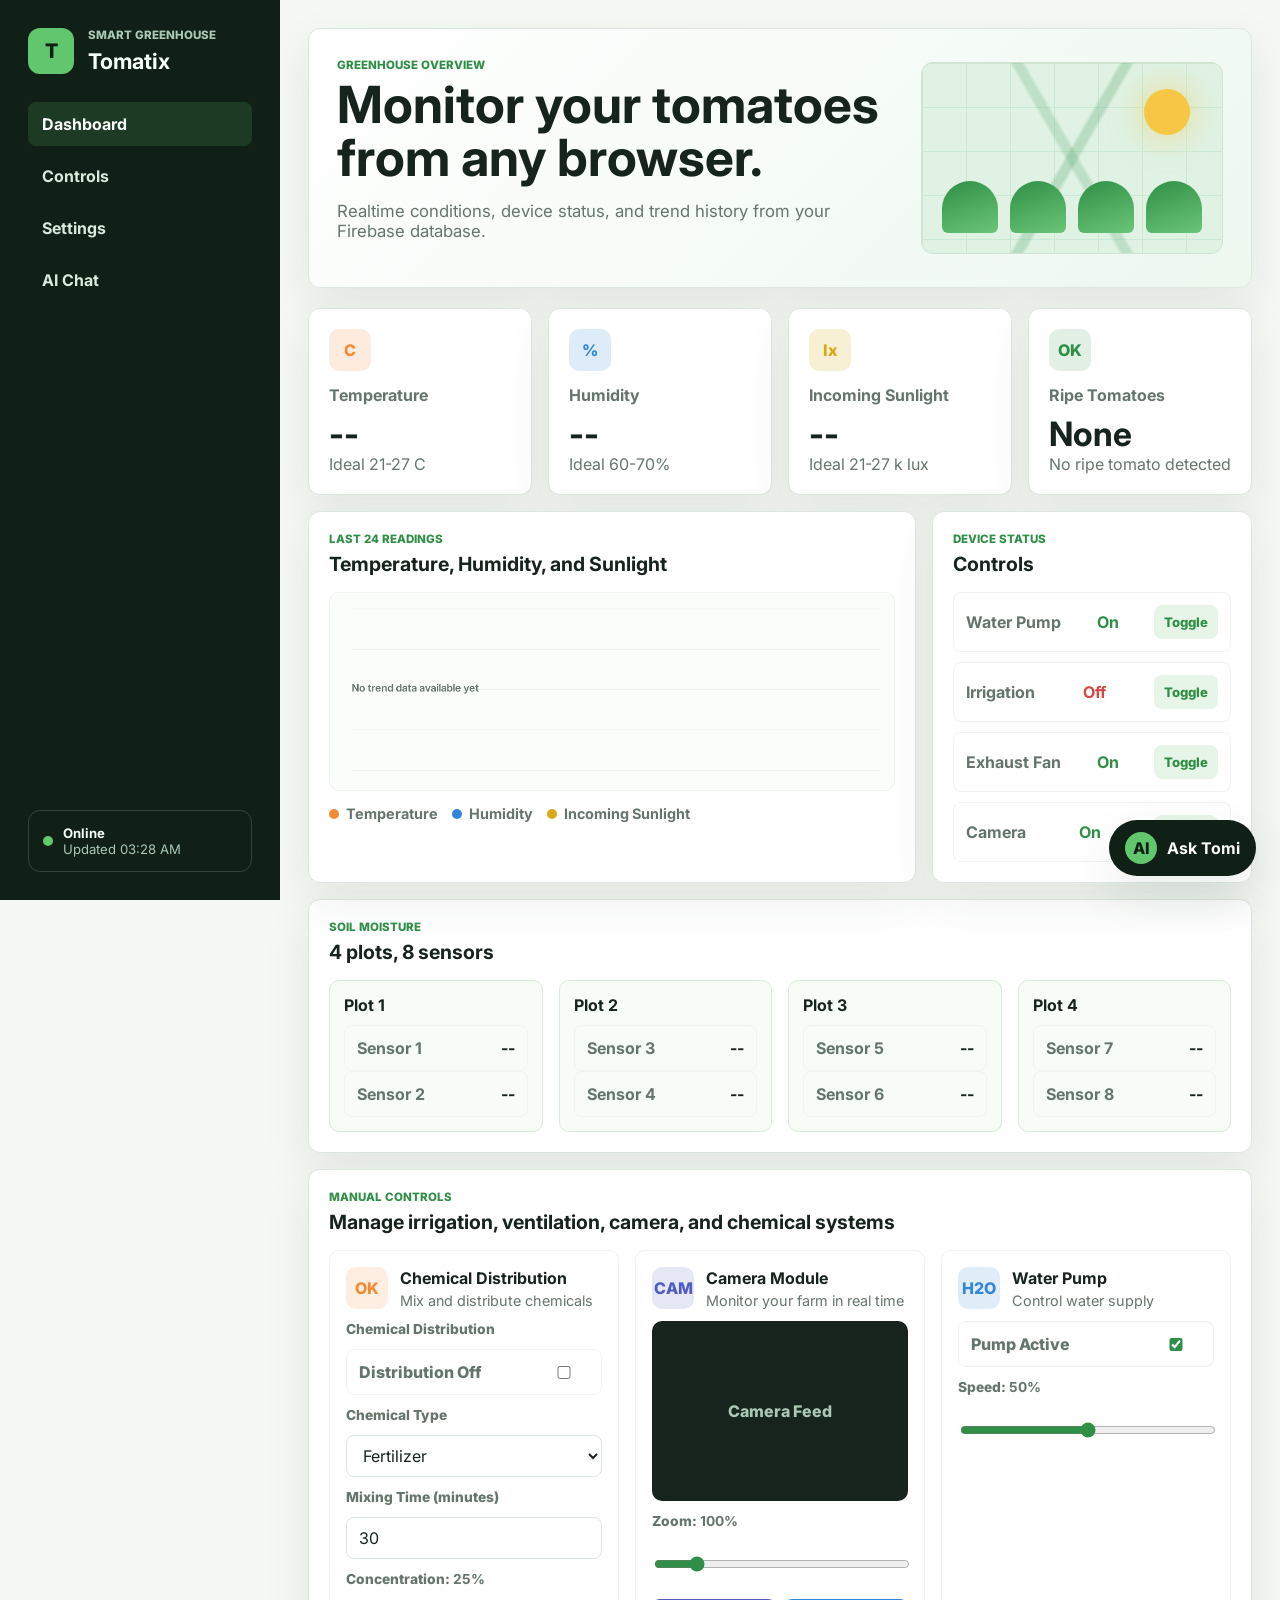
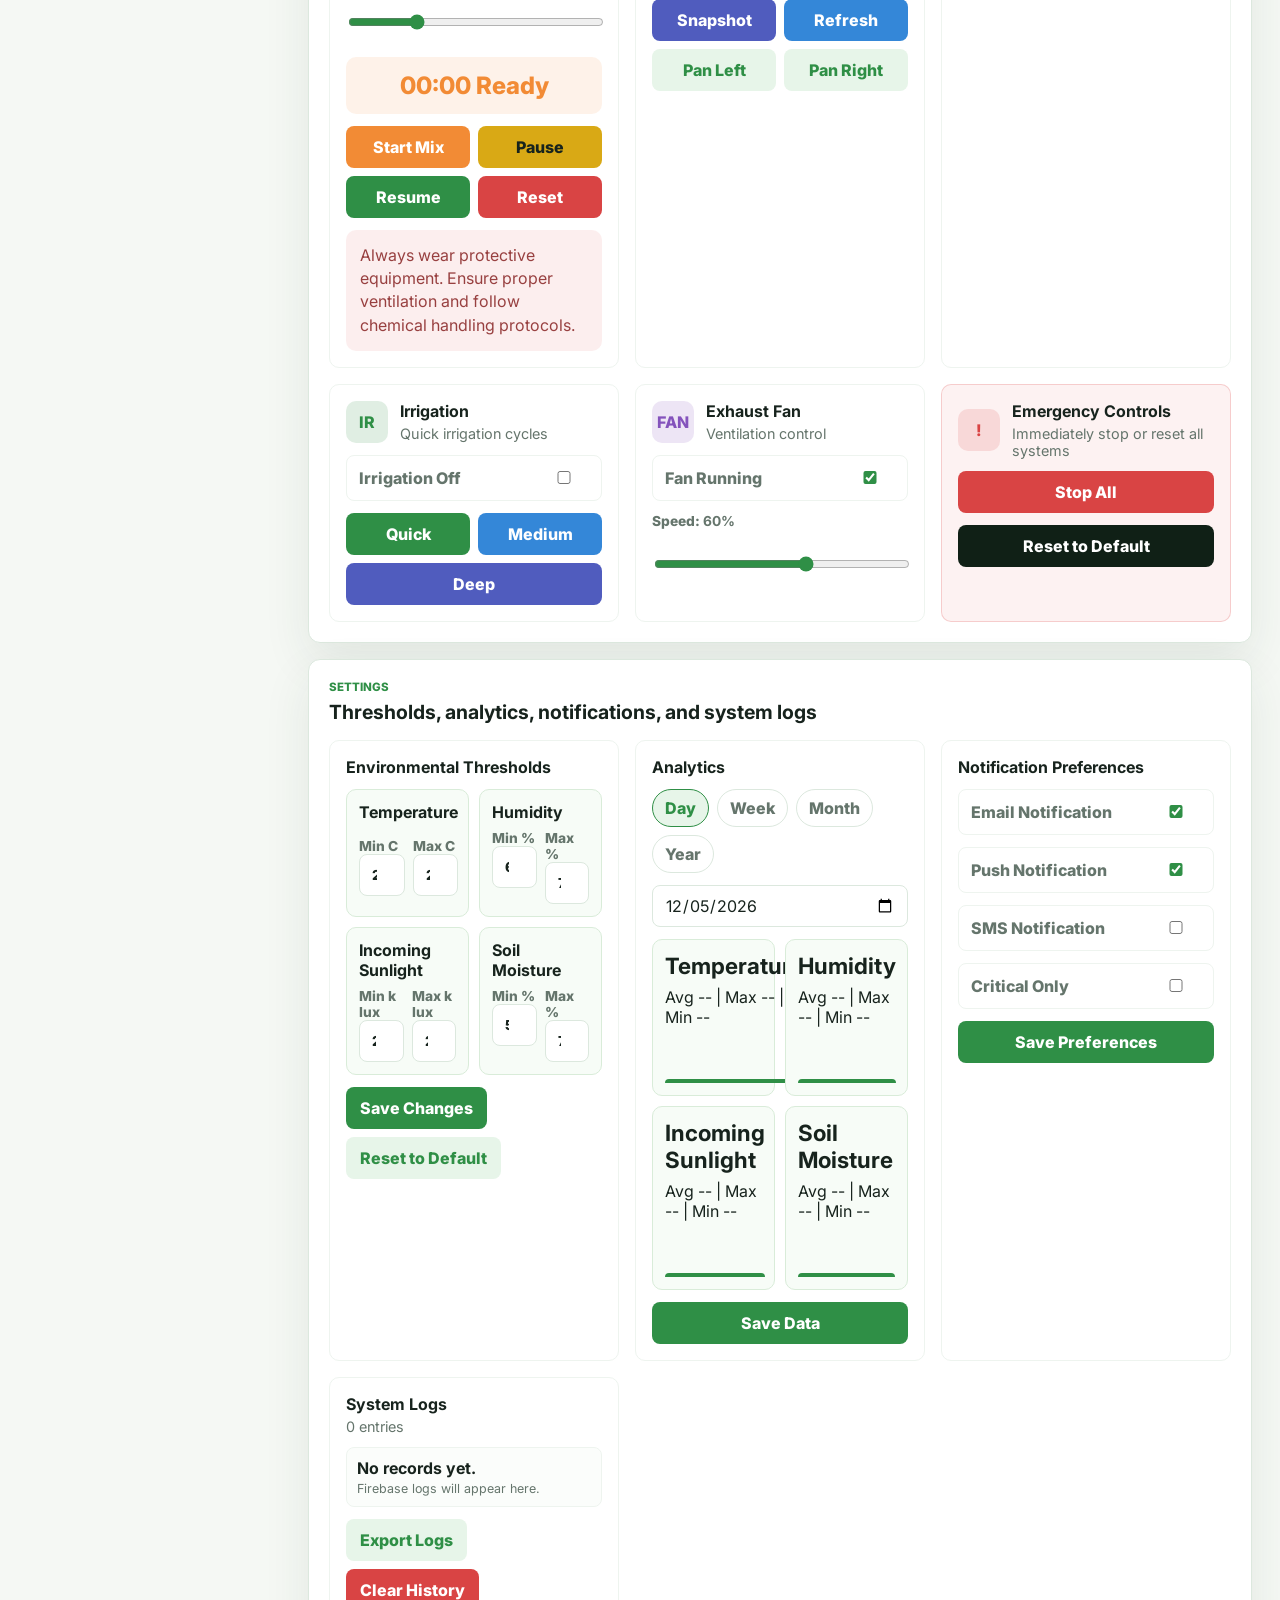
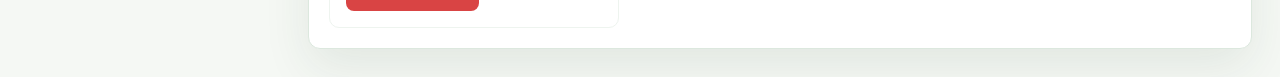
<file: index.html>
<!doctype html>
<html lang="en">
  <head>
    <meta charset="UTF-8" />
    <meta name="viewport" content="width=device-width, initial-scale=1.0" />
    <title>Tomatix Dashboard</title>
    <link rel="preconnect" href="https://fonts.googleapis.com" />
    <link rel="preconnect" href="https://fonts.gstatic.com" crossorigin />
    <link href="https://fonts.googleapis.com/css2?family=Inter:wght@400;500;600;700;800&display=swap" rel="stylesheet" />
    <link rel="stylesheet" href="/web/styles.css" />
  </head>
  <body>
    <div class="app-shell">
      <aside class="sidebar" aria-label="Tomatix navigation">
        <div class="brand">
          <div class="brand-mark">T</div>
          <div>
            <p class="eyebrow">Smart Greenhouse</p>
            <h1>Tomatix</h1>
          </div>
        </div>

        <nav class="nav-list" aria-label="Main">
          <a class="nav-item active" href="#dashboard">Dashboard</a>
          <a class="nav-item" href="#controls">Controls</a>
          <a class="nav-item" href="#settings">Settings</a>
          <a class="nav-item" href="#assistant">AI Chat</a>
        </nav>

        <div class="sidebar-status">
          <span class="status-dot" id="connectionDot"></span>
          <div>
            <strong id="connectionLabel">Connecting</strong>
            <span id="lastUpdated">Waiting for Firebase</span>
          </div>
        </div>
      </aside>

      <main class="main" id="dashboard">
        <section class="hero-panel">
          <div>
            <p class="eyebrow">Greenhouse Overview</p>
            <h2>Monitor your tomatoes from any browser.</h2>
            <p class="hero-copy">Realtime conditions, device status, and trend history from your Firebase database.</p>
          </div>
          <div class="hero-visual" aria-hidden="true">
            <div class="greenhouse-frame">
              <div class="sun"></div>
              <div class="plant-row">
                <span></span><span></span><span></span><span></span>
              </div>
            </div>
          </div>
        </section>

        <section class="metric-grid" id="sensors" aria-label="Sensor readings">
          <article class="metric-card temperature">
            <div class="metric-icon">C</div>
            <p>Temperature</p>
            <strong id="temperatureValue">--</strong>
            <span>Ideal 21-27 C</span>
          </article>
          <article class="metric-card humidity">
            <div class="metric-icon">%</div>
            <p>Humidity</p>
            <strong id="humidityValue">--</strong>
            <span>Ideal 60-70%</span>
          </article>
          <article class="metric-card sunlight">
            <div class="metric-icon">lx</div>
            <p>Incoming Sunlight</p>
            <strong id="lightValue">--</strong>
            <span>Ideal 21-27 k lux</span>
          </article>
          <article class="metric-card tomatoes">
            <div class="metric-icon">OK</div>
            <p>Ripe Tomatoes</p>
            <strong id="tomatoValue">--</strong>
            <span id="tomatoHint">Detection status</span>
          </article>
        </section>

        <section class="dashboard-grid">
          <article class="panel trend-panel">
            <div class="panel-heading">
              <div>
                <p class="eyebrow">Last 24 Readings</p>
                <h3>Temperature, Humidity, and Sunlight</h3>
              </div>
            </div>
            <canvas id="trendCanvas" width="1200" height="420" aria-label="Combined trend chart"></canvas>
            <div class="legend">
              <span><i class="legend-dot temp"></i>Temperature</span>
              <span><i class="legend-dot humid"></i>Humidity</span>
              <span><i class="legend-dot light"></i>Incoming Sunlight</span>
            </div>
          </article>

          <article class="panel devices-panel" id="devices">
            <div class="panel-heading">
              <div>
                <p class="eyebrow">Device Status</p>
                <h3>Controls</h3>
              </div>
            </div>
            <div class="device-list">
              <div class="device-row"><span>Water Pump</span><strong id="pumpStatus">--</strong><button type="button" data-quick-toggle="pumpStatus">Toggle</button></div>
              <div class="device-row"><span>Irrigation</span><strong id="irrigationStatus">--</strong><button type="button" data-quick-toggle="irrigationStatus">Toggle</button></div>
              <div class="device-row"><span>Exhaust Fan</span><strong id="fanStatus">--</strong><button type="button" data-quick-toggle="fanStatus">Toggle</button></div>
              <div class="device-row"><span>Camera</span><strong id="cameraStatus">--</strong><button type="button" data-quick-toggle="cameraStatus">Toggle</button></div>
            </div>
          </article>
        </section>

        <section class="panel" id="plots">
          <div class="panel-heading">
            <div>
              <p class="eyebrow">Soil Moisture</p>
              <h3>4 plots, 8 sensors</h3>
            </div>
          </div>
          <div class="plot-grid" id="plotGrid"></div>
        </section>

        <section class="panel section-panel" id="controls">
          <div class="panel-heading">
            <div>
              <p class="eyebrow">Manual Controls</p>
              <h3>Manage irrigation, ventilation, camera, and chemical systems</h3>
            </div>
          </div>

          <div class="control-grid">
            <article class="control-card chemical-card">
              <div class="control-card-heading">
                <span class="control-icon orange">OK</span>
                <div>
                  <h4>Chemical Distribution</h4>
                  <p>Mix and distribute chemicals</p>
                </div>
              </div>
              <label class="field-label" for="chemicalDistributionToggle">Chemical Distribution</label>
              <label class="switch-row">
                <span id="chemicalDistributionText">Distribution Off</span>
                <input id="chemicalDistributionToggle" type="checkbox" data-device-toggle="chemicalDistributionStatus" />
              </label>
              <label class="field-label" for="chemicalType">Chemical Type</label>
              <select id="chemicalType">
                <option>Fertilizer</option>
                <option>Pesticide</option>
                <option>Herbicide</option>
                <option>Fungicide</option>
              </select>
              <label class="field-label" for="mixingTime">Mixing Time (minutes)</label>
              <input id="mixingTime" type="number" min="1" value="30" />
              <label class="field-label" for="concentration">Concentration: <strong id="concentrationValue">25%</strong></label>
              <input id="concentration" type="range" min="0" max="100" value="25" />
              <div class="timer-card" id="mixingTimer">00:00 Ready</div>
              <div class="button-grid">
                <button class="action-button orange" type="button" data-mix-action="start">Start Mix</button>
                <button class="action-button yellow" type="button" data-mix-action="pause">Pause</button>
                <button class="action-button green" type="button" data-mix-action="resume">Resume</button>
                <button class="action-button red" type="button" data-mix-action="reset">Reset</button>
              </div>
              <div class="safety-note">Always wear protective equipment. Ensure proper ventilation and follow chemical handling protocols.</div>
            </article>

            <article class="control-card">
              <div class="control-card-heading">
                <span class="control-icon indigo">CAM</span>
                <div>
                  <h4>Camera Module</h4>
                  <p>Monitor your farm in real time</p>
                </div>
              </div>
              <div class="camera-feed">Camera Feed</div>
              <label class="field-label" for="cameraZoom">Zoom: <strong id="cameraZoomValue">100%</strong></label>
              <input id="cameraZoom" type="range" min="50" max="400" value="100" />
              <div class="button-grid">
                <button class="action-button indigo" type="button" data-log-action="Camera snapshot requested">Snapshot</button>
                <button class="action-button blue" type="button" data-log-action="Camera feed refreshed">Refresh</button>
                <button class="action-button soft" type="button" data-log-action="Camera moved left">Pan Left</button>
                <button class="action-button soft" type="button" data-log-action="Camera moved right">Pan Right</button>
              </div>
            </article>

            <article class="control-card">
              <div class="control-card-heading">
                <span class="control-icon blue">H2O</span>
                <div>
                  <h4>Water Pump</h4>
                  <p>Control water supply</p>
                </div>
              </div>
              <label class="switch-row">
                <span id="pumpControlText">Pump Off</span>
                <input id="pumpControl" type="checkbox" data-device-toggle="pumpStatus" />
              </label>
              <label class="field-label" for="pumpSpeed">Speed: <strong id="pumpSpeedValue">50%</strong></label>
              <input id="pumpSpeed" type="range" min="0" max="100" value="50" />
            </article>

            <article class="control-card">
              <div class="control-card-heading">
                <span class="control-icon green">IR</span>
                <div>
                  <h4>Irrigation</h4>
                  <p>Quick irrigation cycles</p>
                </div>
              </div>
              <label class="switch-row">
                <span id="irrigationControlText">Irrigation Off</span>
                <input id="irrigationControl" type="checkbox" data-device-toggle="irrigationStatus" />
              </label>
              <div class="button-grid">
                <button class="action-button green" type="button" data-cycle="quick">Quick</button>
                <button class="action-button blue" type="button" data-cycle="medium">Medium</button>
                <button class="action-button indigo" type="button" data-cycle="deep">Deep</button>
              </div>
            </article>

            <article class="control-card">
              <div class="control-card-heading">
                <span class="control-icon purple">FAN</span>
                <div>
                  <h4>Exhaust Fan</h4>
                  <p>Ventilation control</p>
                </div>
              </div>
              <label class="switch-row">
                <span id="fanControlText">Fan Off</span>
                <input id="fanControl" type="checkbox" data-device-toggle="fanStatus" />
              </label>
              <label class="field-label" for="fanSpeed">Speed: <strong id="fanSpeedValue">60%</strong></label>
              <input id="fanSpeed" type="range" min="0" max="100" value="60" />
            </article>

            <article class="control-card emergency-card">
              <div class="control-card-heading">
                <span class="control-icon red">!</span>
                <div>
                  <h4>Emergency Controls</h4>
                  <p>Immediately stop or reset all systems</p>
                </div>
              </div>
              <button class="action-button red full" type="button" id="stopAll">Stop All</button>
              <button class="action-button dark full" type="button" id="resetControls">Reset to Default</button>
            </article>
          </div>
        </section>

        <section class="panel section-panel" id="settings">
          <div class="panel-heading">
            <div>
              <p class="eyebrow">Settings</p>
              <h3>Thresholds, analytics, notifications, and system logs</h3>
            </div>
          </div>

          <div class="settings-grid">
            <article class="settings-card">
              <h4>Environmental Thresholds</h4>
              <div class="threshold-grid" id="thresholdGrid"></div>
              <div class="button-row">
                <button class="action-button green" type="button" id="saveThresholds">Save Changes</button>
                <button class="action-button soft" type="button" id="resetThresholds">Reset to Default</button>
              </div>
            </article>

            <article class="settings-card">
              <h4>Analytics</h4>
              <div class="range-tabs" id="analyticsRanges">
                <button class="active" type="button" data-range="day">Day</button>
                <button type="button" data-range="week">Week</button>
                <button type="button" data-range="month">Month</button>
                <button type="button" data-range="year">Year</button>
              </div>
              <input id="analyticsDate" type="date" />
              <div class="analytics-grid" id="analyticsGrid"></div>
              <button class="action-button green full" type="button" id="saveData">Save Data</button>
            </article>

            <article class="settings-card">
              <h4>Notification Preferences</h4>
              <label class="switch-row"><span>Email Notification</span><input type="checkbox" id="notifyEmail" /></label>
              <label class="switch-row"><span>Push Notification</span><input type="checkbox" id="notifyPush" /></label>
              <label class="switch-row"><span>SMS Notification</span><input type="checkbox" id="notifySms" /></label>
              <label class="switch-row"><span>Critical Only</span><input type="checkbox" id="notifyCritical" /></label>
              <button class="action-button green full" type="button" id="saveNotifications">Save Preferences</button>
            </article>

            <article class="settings-card logs-card">
              <div class="panel-heading compact">
                <div>
                  <h4>System Logs</h4>
                  <p id="logCount">0 entries</p>
                </div>
              </div>
              <div class="logs-list" id="logsList"></div>
              <div class="button-row">
                <button class="action-button soft" type="button" id="exportLogs">Export Logs</button>
                <button class="action-button red" type="button" id="clearLogs">Clear History</button>
              </div>
            </article>
          </div>
        </section>
      </main>

      <section class="chat-shell" id="assistant" aria-label="Tomi AI assistant">
        <button class="chat-toggle" id="chatToggle" type="button" aria-expanded="false">
          <span>AI</span>
          <strong>Ask Tomi</strong>
        </button>
        <div class="chat-panel" id="chatPanel" aria-live="polite">
          <div class="chat-header">
            <div>
              <p class="eyebrow">AI Assistant</p>
              <h3>Tomi</h3>
            </div>
            <button class="chat-close" id="chatClose" type="button" aria-label="Close chat">x</button>
          </div>
          <div class="chat-messages" id="chatMessages">
            <div class="chat-message bot">
              Ask me about your greenhouse conditions, tomato readiness, soil moisture, or what to check next.
            </div>
          </div>
          <form class="chat-form" id="chatForm">
            <input id="chatInput" type="text" autocomplete="off" placeholder="Ask about your tomatoes..." />
            <button type="submit">Send</button>
          </form>
        </div>
      </section>
    </div>

    <script src="/web/app.js"></script>
  </body>
</html>
</file>
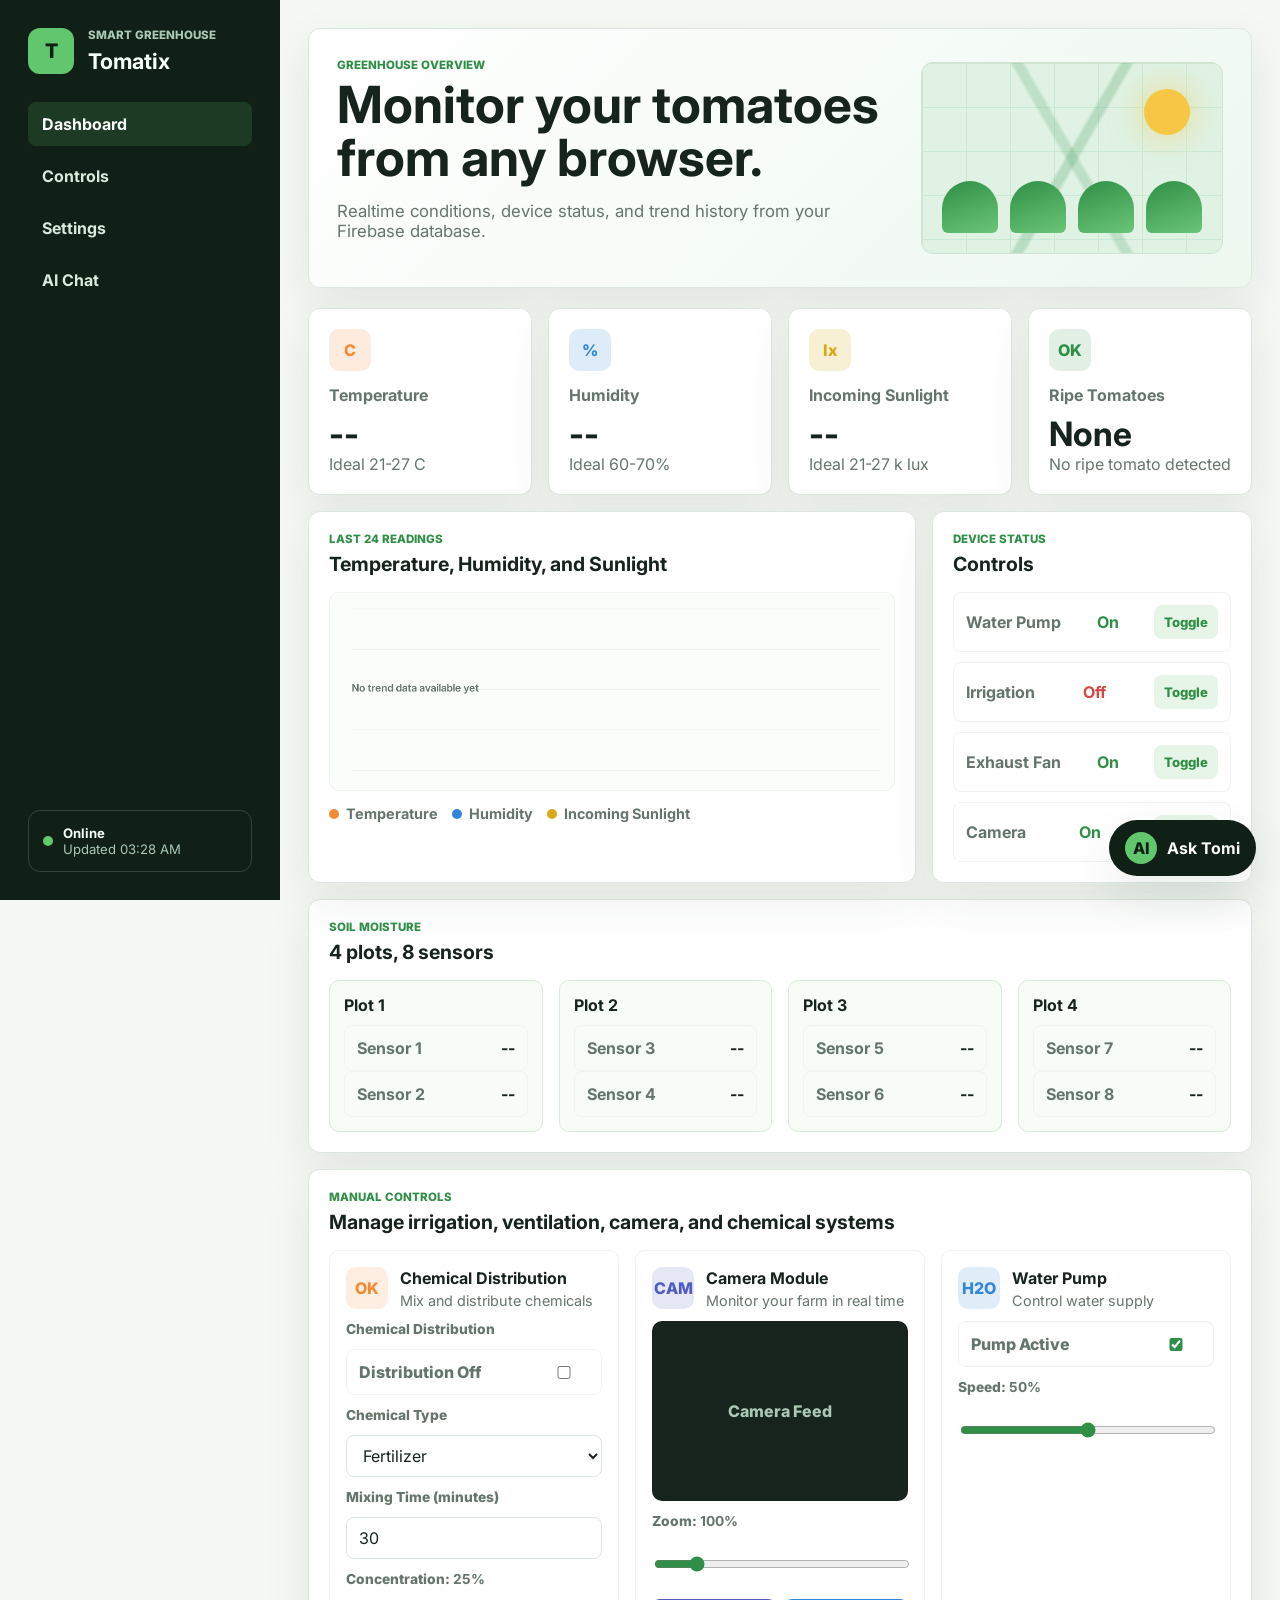
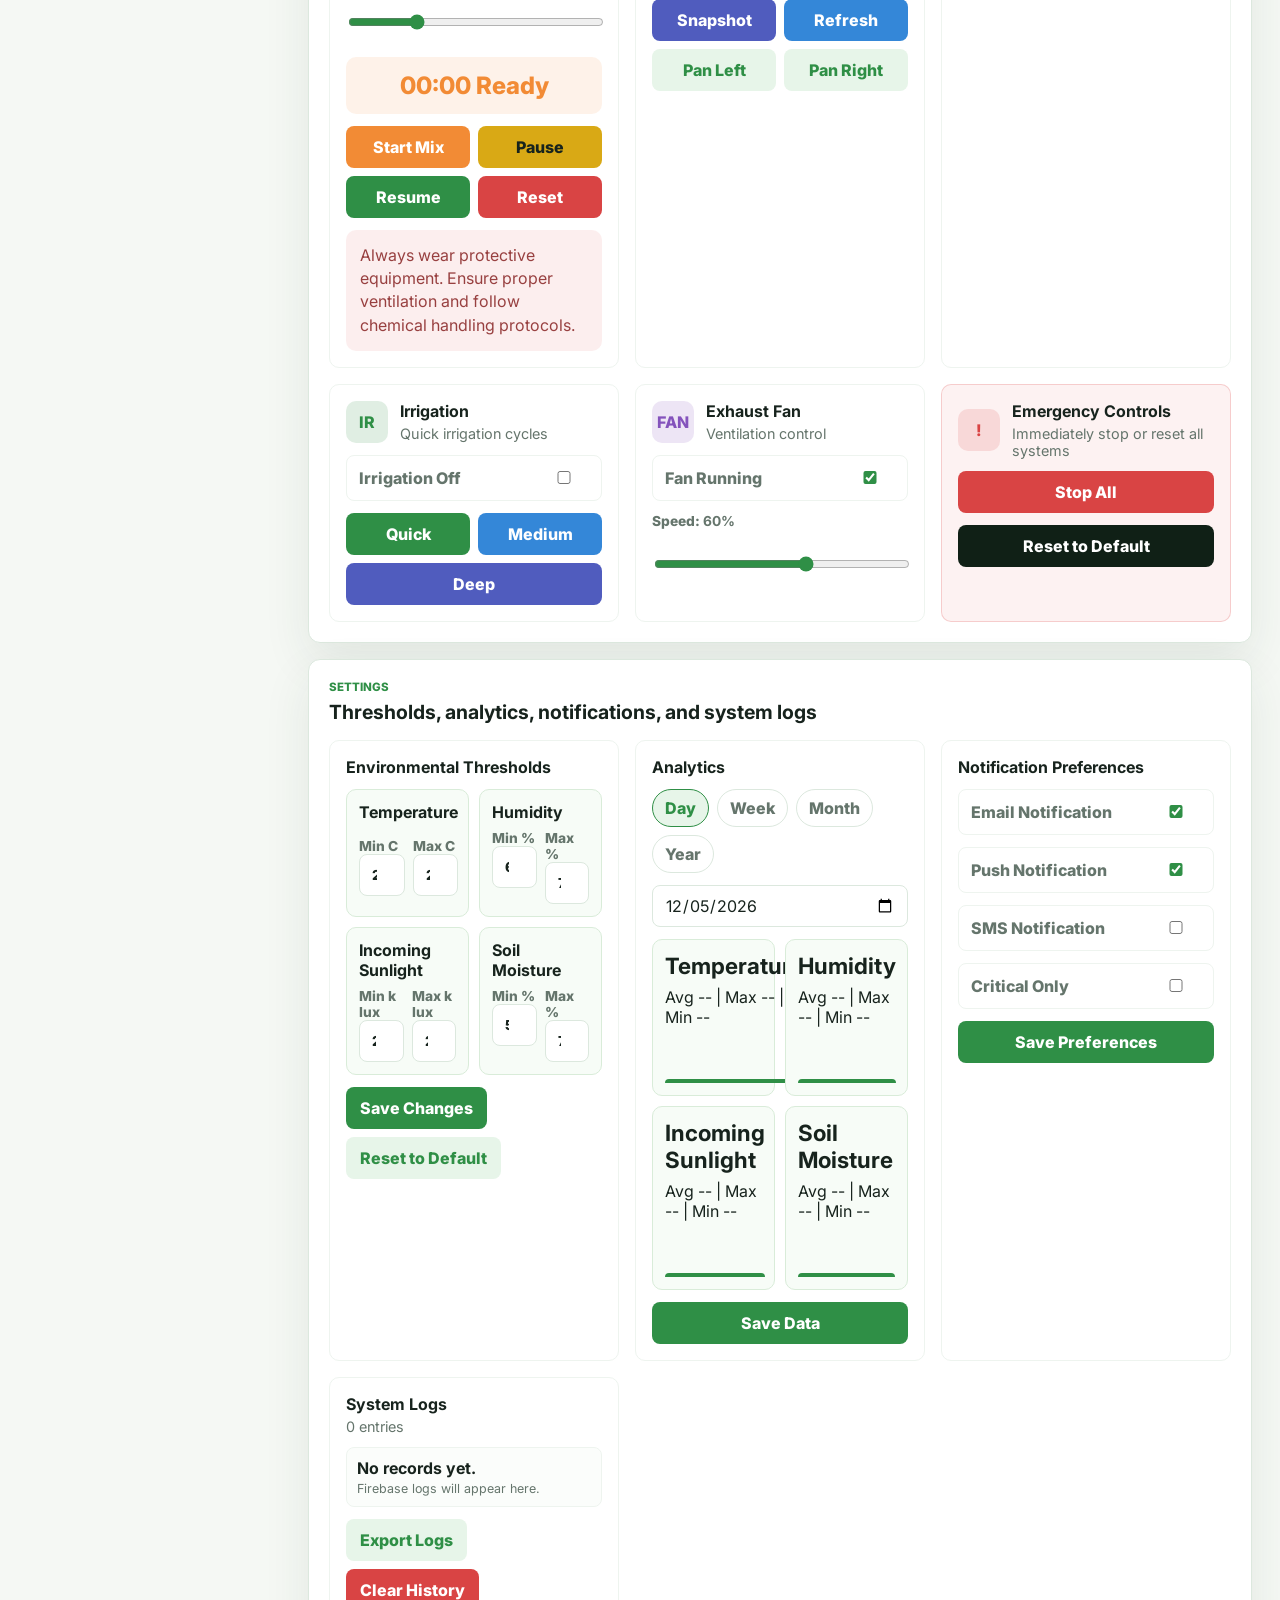
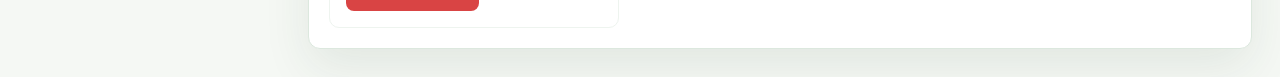
<file: web/index.html>
<!doctype html>
<html lang="en">
  <head>
    <meta charset="UTF-8" />
    <meta name="viewport" content="width=device-width, initial-scale=1.0" />
    <title>Tomatix Dashboard</title>
    <link rel="preconnect" href="https://fonts.googleapis.com" />
    <link rel="preconnect" href="https://fonts.gstatic.com" crossorigin />
    <link href="https://fonts.googleapis.com/css2?family=Inter:wght@400;500;600;700;800&display=swap" rel="stylesheet" />
    <link rel="stylesheet" href="./styles.css" />
  </head>
  <body>
    <div class="app-shell">
      <aside class="sidebar" aria-label="Tomatix navigation">
        <div class="brand">
          <div class="brand-mark">T</div>
          <div>
            <p class="eyebrow">Smart Greenhouse</p>
            <h1>Tomatix</h1>
          </div>
        </div>

        <nav class="nav-list" aria-label="Main">
          <a class="nav-item active" href="#dashboard">Dashboard</a>
          <a class="nav-item" href="#controls">Controls</a>
          <a class="nav-item" href="#settings">Settings</a>
          <a class="nav-item" href="#assistant">AI Chat</a>
        </nav>

        <div class="sidebar-status">
          <span class="status-dot" id="connectionDot"></span>
          <div>
            <strong id="connectionLabel">Connecting</strong>
            <span id="lastUpdated">Waiting for Firebase</span>
          </div>
        </div>
      </aside>

      <main class="main" id="dashboard">
        <section class="hero-panel">
          <div>
            <p class="eyebrow">Greenhouse Overview</p>
            <h2>Monitor your tomatoes from any browser.</h2>
            <p class="hero-copy">Realtime conditions, device status, and trend history from your Firebase database.</p>
          </div>
          <div class="hero-visual" aria-hidden="true">
            <div class="greenhouse-frame">
              <div class="sun"></div>
              <div class="plant-row">
                <span></span><span></span><span></span><span></span>
              </div>
            </div>
          </div>
        </section>

        <section class="metric-grid" id="sensors" aria-label="Sensor readings">
          <article class="metric-card temperature">
            <div class="metric-icon">C</div>
            <p>Temperature</p>
            <strong id="temperatureValue">--</strong>
            <span>Ideal 21-27 C</span>
          </article>
          <article class="metric-card humidity">
            <div class="metric-icon">%</div>
            <p>Humidity</p>
            <strong id="humidityValue">--</strong>
            <span>Ideal 60-70%</span>
          </article>
          <article class="metric-card sunlight">
            <div class="metric-icon">lx</div>
            <p>Incoming Sunlight</p>
            <strong id="lightValue">--</strong>
            <span>Ideal 21-27 k lux</span>
          </article>
          <article class="metric-card tomatoes">
            <div class="metric-icon">OK</div>
            <p>Ripe Tomatoes</p>
            <strong id="tomatoValue">--</strong>
            <span id="tomatoHint">Detection status</span>
          </article>
        </section>

        <section class="dashboard-grid">
          <article class="panel trend-panel">
            <div class="panel-heading">
              <div>
                <p class="eyebrow">Last 24 Readings</p>
                <h3>Temperature, Humidity, and Sunlight</h3>
              </div>
            </div>
            <canvas id="trendCanvas" width="1200" height="420" aria-label="Combined trend chart"></canvas>
            <div class="legend">
              <span><i class="legend-dot temp"></i>Temperature</span>
              <span><i class="legend-dot humid"></i>Humidity</span>
              <span><i class="legend-dot light"></i>Incoming Sunlight</span>
            </div>
          </article>

          <article class="panel devices-panel" id="devices">
            <div class="panel-heading">
              <div>
                <p class="eyebrow">Device Status</p>
                <h3>Controls</h3>
              </div>
            </div>
            <div class="device-list">
              <div class="device-row"><span>Water Pump</span><strong id="pumpStatus">--</strong><button type="button" data-quick-toggle="pumpStatus">Toggle</button></div>
              <div class="device-row"><span>Irrigation</span><strong id="irrigationStatus">--</strong><button type="button" data-quick-toggle="irrigationStatus">Toggle</button></div>
              <div class="device-row"><span>Exhaust Fan</span><strong id="fanStatus">--</strong><button type="button" data-quick-toggle="fanStatus">Toggle</button></div>
              <div class="device-row"><span>Camera</span><strong id="cameraStatus">--</strong><button type="button" data-quick-toggle="cameraStatus">Toggle</button></div>
            </div>
          </article>
        </section>

        <section class="panel" id="plots">
          <div class="panel-heading">
            <div>
              <p class="eyebrow">Soil Moisture</p>
              <h3>4 plots, 8 sensors</h3>
            </div>
          </div>
          <div class="plot-grid" id="plotGrid"></div>
        </section>

        <section class="panel section-panel" id="controls">
          <div class="panel-heading">
            <div>
              <p class="eyebrow">Manual Controls</p>
              <h3>Manage irrigation, ventilation, camera, and chemical systems</h3>
            </div>
          </div>

          <div class="control-grid">
            <article class="control-card chemical-card">
              <div class="control-card-heading">
                <span class="control-icon orange">OK</span>
                <div>
                  <h4>Chemical Distribution</h4>
                  <p>Mix and distribute chemicals</p>
                </div>
              </div>
              <label class="field-label" for="chemicalDistributionToggle">Chemical Distribution</label>
              <label class="switch-row">
                <span id="chemicalDistributionText">Distribution Off</span>
                <input id="chemicalDistributionToggle" type="checkbox" data-device-toggle="chemicalDistributionStatus" />
              </label>
              <label class="field-label" for="chemicalType">Chemical Type</label>
              <select id="chemicalType">
                <option>Fertilizer</option>
                <option>Pesticide</option>
                <option>Herbicide</option>
                <option>Fungicide</option>
              </select>
              <label class="field-label" for="mixingTime">Mixing Time (minutes)</label>
              <input id="mixingTime" type="number" min="1" value="30" />
              <label class="field-label" for="concentration">Concentration: <strong id="concentrationValue">25%</strong></label>
              <input id="concentration" type="range" min="0" max="100" value="25" />
              <div class="timer-card" id="mixingTimer">00:00 Ready</div>
              <div class="button-grid">
                <button class="action-button orange" type="button" data-mix-action="start">Start Mix</button>
                <button class="action-button yellow" type="button" data-mix-action="pause">Pause</button>
                <button class="action-button green" type="button" data-mix-action="resume">Resume</button>
                <button class="action-button red" type="button" data-mix-action="reset">Reset</button>
              </div>
              <div class="safety-note">Always wear protective equipment. Ensure proper ventilation and follow chemical handling protocols.</div>
            </article>

            <article class="control-card">
              <div class="control-card-heading">
                <span class="control-icon indigo">CAM</span>
                <div>
                  <h4>Camera Module</h4>
                  <p>Monitor your farm in real time</p>
                </div>
              </div>
              <div class="camera-feed">Camera Feed</div>
              <label class="field-label" for="cameraZoom">Zoom: <strong id="cameraZoomValue">100%</strong></label>
              <input id="cameraZoom" type="range" min="50" max="400" value="100" />
              <div class="button-grid">
                <button class="action-button indigo" type="button" data-log-action="Camera snapshot requested">Snapshot</button>
                <button class="action-button blue" type="button" data-log-action="Camera feed refreshed">Refresh</button>
                <button class="action-button soft" type="button" data-log-action="Camera moved left">Pan Left</button>
                <button class="action-button soft" type="button" data-log-action="Camera moved right">Pan Right</button>
              </div>
            </article>

            <article class="control-card">
              <div class="control-card-heading">
                <span class="control-icon blue">H2O</span>
                <div>
                  <h4>Water Pump</h4>
                  <p>Control water supply</p>
                </div>
              </div>
              <label class="switch-row">
                <span id="pumpControlText">Pump Off</span>
                <input id="pumpControl" type="checkbox" data-device-toggle="pumpStatus" />
              </label>
              <label class="field-label" for="pumpSpeed">Speed: <strong id="pumpSpeedValue">50%</strong></label>
              <input id="pumpSpeed" type="range" min="0" max="100" value="50" />
            </article>

            <article class="control-card">
              <div class="control-card-heading">
                <span class="control-icon green">IR</span>
                <div>
                  <h4>Irrigation</h4>
                  <p>Quick irrigation cycles</p>
                </div>
              </div>
              <label class="switch-row">
                <span id="irrigationControlText">Irrigation Off</span>
                <input id="irrigationControl" type="checkbox" data-device-toggle="irrigationStatus" />
              </label>
              <div class="button-grid">
                <button class="action-button green" type="button" data-cycle="quick">Quick</button>
                <button class="action-button blue" type="button" data-cycle="medium">Medium</button>
                <button class="action-button indigo" type="button" data-cycle="deep">Deep</button>
              </div>
            </article>

            <article class="control-card">
              <div class="control-card-heading">
                <span class="control-icon purple">FAN</span>
                <div>
                  <h4>Exhaust Fan</h4>
                  <p>Ventilation control</p>
                </div>
              </div>
              <label class="switch-row">
                <span id="fanControlText">Fan Off</span>
                <input id="fanControl" type="checkbox" data-device-toggle="fanStatus" />
              </label>
              <label class="field-label" for="fanSpeed">Speed: <strong id="fanSpeedValue">60%</strong></label>
              <input id="fanSpeed" type="range" min="0" max="100" value="60" />
            </article>

            <article class="control-card emergency-card">
              <div class="control-card-heading">
                <span class="control-icon red">!</span>
                <div>
                  <h4>Emergency Controls</h4>
                  <p>Immediately stop or reset all systems</p>
                </div>
              </div>
              <button class="action-button red full" type="button" id="stopAll">Stop All</button>
              <button class="action-button dark full" type="button" id="resetControls">Reset to Default</button>
            </article>
          </div>
        </section>

        <section class="panel section-panel" id="settings">
          <div class="panel-heading">
            <div>
              <p class="eyebrow">Settings</p>
              <h3>Thresholds, analytics, notifications, and system logs</h3>
            </div>
          </div>

          <div class="settings-grid">
            <article class="settings-card">
              <h4>Environmental Thresholds</h4>
              <div class="threshold-grid" id="thresholdGrid"></div>
              <div class="button-row">
                <button class="action-button green" type="button" id="saveThresholds">Save Changes</button>
                <button class="action-button soft" type="button" id="resetThresholds">Reset to Default</button>
              </div>
            </article>

            <article class="settings-card">
              <h4>Analytics</h4>
              <div class="range-tabs" id="analyticsRanges">
                <button class="active" type="button" data-range="day">Day</button>
                <button type="button" data-range="week">Week</button>
                <button type="button" data-range="month">Month</button>
                <button type="button" data-range="year">Year</button>
              </div>
              <input id="analyticsDate" type="date" />
              <div class="analytics-grid" id="analyticsGrid"></div>
              <button class="action-button green full" type="button" id="saveData">Save Data</button>
            </article>

            <article class="settings-card">
              <h4>Notification Preferences</h4>
              <label class="switch-row"><span>Email Notification</span><input type="checkbox" id="notifyEmail" /></label>
              <label class="switch-row"><span>Push Notification</span><input type="checkbox" id="notifyPush" /></label>
              <label class="switch-row"><span>SMS Notification</span><input type="checkbox" id="notifySms" /></label>
              <label class="switch-row"><span>Critical Only</span><input type="checkbox" id="notifyCritical" /></label>
              <button class="action-button green full" type="button" id="saveNotifications">Save Preferences</button>
            </article>

            <article class="settings-card logs-card">
              <div class="panel-heading compact">
                <div>
                  <h4>System Logs</h4>
                  <p id="logCount">0 entries</p>
                </div>
              </div>
              <div class="logs-list" id="logsList"></div>
              <div class="button-row">
                <button class="action-button soft" type="button" id="exportLogs">Export Logs</button>
                <button class="action-button red" type="button" id="clearLogs">Clear History</button>
              </div>
            </article>
          </div>
        </section>
      </main>

      <section class="chat-shell" id="assistant" aria-label="Tomi AI assistant">
        <button class="chat-toggle" id="chatToggle" type="button" aria-expanded="false">
          <span>AI</span>
          <strong>Ask Tomi</strong>
        </button>
        <div class="chat-panel" id="chatPanel" aria-live="polite">
          <div class="chat-header">
            <div>
              <p class="eyebrow">AI Assistant</p>
              <h3>Tomi</h3>
            </div>
            <button class="chat-close" id="chatClose" type="button" aria-label="Close chat">x</button>
          </div>
          <div class="chat-messages" id="chatMessages">
            <div class="chat-message bot">
              Ask me about your greenhouse conditions, tomato readiness, soil moisture, or what to check next.
            </div>
          </div>
          <form class="chat-form" id="chatForm">
            <input id="chatInput" type="text" autocomplete="off" placeholder="Ask about your tomatoes..." />
            <button type="submit">Send</button>
          </form>
        </div>
      </section>
    </div>

    <script src="./app.js"></script>
  </body>
</html>
</file>
<file: web/styles.css>
:root {
  --bg: #f5f8f4;
  --panel: #ffffff;
  --text: #17231d;
  --muted: #65756c;
  --line: #dce8de;
  --green: #2f8f46;
  --green-soft: #e7f5e9;
  --orange: #f28b35;
  --blue: #3487d8;
  --yellow: #d9a915;
  --red: #d94444;
  --shadow: 0 18px 48px rgba(31, 62, 42, 0.09);
}

* {
  box-sizing: border-box;
}

body {
  margin: 0;
  min-height: 100vh;
  background: var(--bg);
  color: var(--text);
  font-family: Inter, system-ui, -apple-system, BlinkMacSystemFont, "Segoe UI", sans-serif;
}

.app-shell {
  display: grid;
  grid-template-columns: 280px minmax(0, 1fr);
  min-height: 100vh;
}

.sidebar {
  position: sticky;
  top: 0;
  height: 100vh;
  display: flex;
  flex-direction: column;
  gap: 28px;
  padding: 28px;
  background: #102016;
  color: #f6fff8;
}

.brand {
  display: flex;
  gap: 14px;
  align-items: center;
}

.brand-mark {
  display: grid;
  width: 46px;
  height: 46px;
  place-items: center;
  border-radius: 12px;
  background: #62c66f;
  color: #0f2015;
  font-weight: 800;
  font-size: 1.25rem;
}

.eyebrow {
  margin: 0 0 6px;
  color: var(--green);
  font-size: 0.72rem;
  font-weight: 800;
  letter-spacing: 0;
  text-transform: uppercase;
}

.brand .eyebrow,
.sidebar-status span {
  color: #aac8b3;
}

.brand h1,
.hero-panel h2,
.panel h3 {
  margin: 0;
}

.brand h1 {
  font-size: 1.35rem;
}

.nav-list {
  display: grid;
  gap: 8px;
}

.nav-item {
  display: block;
  padding: 12px 14px;
  border-radius: 8px;
  color: #d8eadc;
  font-weight: 700;
  text-decoration: none;
}

.nav-item.active,
.nav-item:hover {
  background: rgba(98, 198, 111, 0.16);
  color: #ffffff;
}

.sidebar-status {
  display: flex;
  gap: 10px;
  align-items: center;
  margin-top: auto;
  padding: 14px;
  border: 1px solid rgba(216, 234, 220, 0.18);
  border-radius: 12px;
}

.sidebar-status strong,
.sidebar-status span {
  display: block;
  font-size: 0.82rem;
}

.status-dot {
  width: 10px;
  height: 10px;
  border-radius: 999px;
  background: var(--yellow);
}

.status-dot.online {
  background: #62c66f;
}

.status-dot.offline {
  background: var(--red);
}

.main {
  width: min(1480px, 100%);
  margin: 0 auto;
  padding: 28px;
}

.hero-panel {
  display: grid;
  grid-template-columns: minmax(0, 1.3fr) minmax(280px, 0.7fr);
  gap: 24px;
  align-items: center;
  min-height: 260px;
  margin-bottom: 20px;
  padding: 28px;
  border: 1px solid var(--line);
  border-radius: 12px;
  background: linear-gradient(135deg, #ffffff 0%, #edf8ef 100%);
  box-shadow: var(--shadow);
}

.hero-panel h2 {
  max-width: 720px;
  font-size: clamp(2rem, 4vw, 4.2rem);
  line-height: 1.04;
}

.hero-copy {
  max-width: 680px;
  color: var(--muted);
  font-size: 1.05rem;
}

.hero-visual {
  min-height: 190px;
  border: 1px solid #cfe2d3;
  border-radius: 12px;
  background: #dff2e4;
  overflow: hidden;
}

.greenhouse-frame {
  position: relative;
  width: 100%;
  height: 100%;
  min-height: 190px;
  background:
    linear-gradient(120deg, transparent 48%, rgba(47, 143, 70, 0.22) 49% 51%, transparent 52%),
    linear-gradient(60deg, transparent 48%, rgba(47, 143, 70, 0.18) 49% 51%, transparent 52%),
    linear-gradient(#cbe9d2 1px, transparent 1px),
    linear-gradient(90deg, #cbe9d2 1px, transparent 1px);
  background-size: 100% 100%, 100% 100%, 44px 44px, 44px 44px;
}

.sun {
  position: absolute;
  top: 26px;
  right: 32px;
  width: 46px;
  height: 46px;
  border-radius: 999px;
  background: #f6c744;
  box-shadow: 0 0 34px rgba(246, 199, 68, 0.6);
}

.plant-row {
  position: absolute;
  right: 20px;
  bottom: 20px;
  left: 20px;
  display: grid;
  grid-template-columns: repeat(4, 1fr);
  gap: 12px;
  align-items: end;
}

.plant-row span {
  height: 52px;
  border-radius: 28px 28px 6px 6px;
  background: linear-gradient(160deg, #2f8f46 0%, #6bc577 100%);
}

.metric-grid,
.dashboard-grid,
.plot-grid {
  display: grid;
  gap: 16px;
}

.metric-grid {
  grid-template-columns: repeat(4, minmax(0, 1fr));
  margin-bottom: 16px;
}

.metric-card,
.panel {
  border: 1px solid var(--line);
  border-radius: 12px;
  background: var(--panel);
  box-shadow: var(--shadow);
}

.metric-card {
  min-height: 170px;
  padding: 20px;
}

.metric-card p,
.metric-card span {
  color: var(--muted);
}

.metric-card p {
  margin: 14px 0 8px;
  font-weight: 700;
}

.metric-card strong {
  display: block;
  font-size: 2.1rem;
}

.metric-icon {
  display: grid;
  width: 42px;
  height: 42px;
  place-items: center;
  border-radius: 10px;
  font-weight: 800;
}

.temperature .metric-icon {
  background: rgba(242, 139, 53, 0.16);
  color: var(--orange);
}

.humidity .metric-icon {
  background: rgba(52, 135, 216, 0.16);
  color: var(--blue);
}

.sunlight .metric-icon {
  background: rgba(217, 169, 21, 0.18);
  color: var(--yellow);
}

.tomatoes .metric-icon {
  background: rgba(47, 143, 70, 0.14);
  color: var(--green);
}

.dashboard-grid {
  grid-template-columns: minmax(0, 1.7fr) minmax(320px, 0.7fr);
  margin-bottom: 16px;
}

.panel {
  padding: 20px;
}

.panel-heading {
  display: flex;
  justify-content: space-between;
  gap: 16px;
  align-items: start;
  margin-bottom: 16px;
}

.panel h3 {
  font-size: 1.22rem;
}

canvas {
  display: block;
  width: 100%;
  height: auto;
  border: 1px solid #eef4ef;
  border-radius: 10px;
  background: #fbfdfb;
}

.legend {
  display: flex;
  flex-wrap: wrap;
  gap: 14px;
  margin-top: 14px;
  color: var(--muted);
  font-size: 0.9rem;
  font-weight: 700;
}

.legend span {
  display: inline-flex;
  gap: 7px;
  align-items: center;
}

.legend-dot {
  width: 10px;
  height: 10px;
  border-radius: 999px;
}

.legend-dot.temp {
  background: var(--orange);
}

.legend-dot.humid {
  background: var(--blue);
}

.legend-dot.light {
  background: var(--yellow);
}

.device-list {
  display: grid;
  gap: 10px;
}

.device-row,
.sensor-row {
  display: flex;
  justify-content: space-between;
  gap: 12px;
  align-items: center;
  padding: 12px;
  border: 1px solid #eef4ef;
  border-radius: 8px;
}

.device-row span,
.sensor-row span {
  color: var(--muted);
  font-weight: 700;
}

.device-row strong.on {
  color: var(--green);
}

.device-row strong.off {
  color: var(--red);
}

.device-row button {
  min-height: 34px;
  border: 0;
  border-radius: 8px;
  padding: 0 10px;
  background: var(--green-soft);
  color: var(--green);
  cursor: pointer;
  font: inherit;
  font-size: 0.82rem;
  font-weight: 800;
}

.plot-grid {
  grid-template-columns: repeat(4, minmax(0, 1fr));
}

.plot-card {
  padding: 14px;
  border: 1px solid #d9ecd9;
  border-radius: 10px;
  background: #f7fcf7;
}

.plot-card h4 {
  margin: 0 0 10px;
}

.section-panel {
  margin-top: 16px;
}

.control-grid,
.settings-grid {
  display: grid;
  grid-template-columns: repeat(3, minmax(0, 1fr));
  gap: 16px;
}

.control-card,
.settings-card {
  display: grid;
  align-content: start;
  gap: 12px;
  padding: 16px;
  border: 1px solid #eef4ef;
  border-radius: 10px;
  background: #ffffff;
}

.control-card-heading {
  display: flex;
  gap: 12px;
  align-items: center;
}

.control-card-heading h4,
.settings-card h4 {
  margin: 0;
}

.control-card-heading p,
.settings-card p {
  margin: 4px 0 0;
  color: var(--muted);
  font-size: 0.9rem;
}

.control-icon {
  display: grid;
  width: 42px;
  height: 42px;
  flex: 0 0 auto;
  place-items: center;
  border-radius: 10px;
  font-weight: 800;
}

.control-icon.orange {
  background: rgba(242, 139, 53, 0.15);
  color: var(--orange);
}

.control-icon.indigo {
  background: rgba(80, 92, 190, 0.15);
  color: #505cbe;
}

.control-icon.blue {
  background: rgba(52, 135, 216, 0.15);
  color: var(--blue);
}

.control-icon.green {
  background: rgba(47, 143, 70, 0.15);
  color: var(--green);
}

.control-icon.purple {
  background: rgba(132, 83, 188, 0.15);
  color: #8453bc;
}

.control-icon.red {
  background: rgba(217, 68, 68, 0.15);
  color: var(--red);
}

.field-label {
  display: block;
  color: var(--muted);
  font-size: 0.86rem;
  font-weight: 800;
}

input,
select {
  width: 100%;
  min-height: 42px;
  border: 1px solid var(--line);
  border-radius: 8px;
  background: #ffffff;
  color: var(--text);
  font: inherit;
}

input[type="number"],
input[type="date"],
select {
  padding: 0 12px;
}

input[type="range"] {
  accent-color: var(--green);
}

.switch-row {
  display: flex;
  justify-content: space-between;
  gap: 12px;
  align-items: center;
  min-height: 46px;
  padding: 10px 12px;
  border: 1px solid #eef4ef;
  border-radius: 8px;
  color: var(--muted);
  font-weight: 800;
}

.switch-row input {
  width: 44px;
  min-height: auto;
  accent-color: var(--green);
}

.timer-card,
.safety-note,
.camera-feed {
  border-radius: 10px;
  padding: 14px;
}

.timer-card {
  background: rgba(242, 139, 53, 0.11);
  color: var(--orange);
  text-align: center;
  font-size: 1.5rem;
  font-weight: 800;
}

.safety-note {
  background: rgba(217, 68, 68, 0.09);
  color: #984040;
  line-height: 1.45;
}

.camera-feed {
  display: grid;
  min-height: 180px;
  place-items: center;
  background: #17231d;
  color: #aac8b3;
  font-weight: 800;
}

.button-grid,
.button-row {
  display: flex;
  flex-wrap: wrap;
  gap: 8px;
}

.button-grid .action-button {
  flex: 1 1 120px;
}

.action-button {
  min-height: 42px;
  border: 0;
  border-radius: 8px;
  padding: 0 14px;
  color: #ffffff;
  cursor: pointer;
  font: inherit;
  font-weight: 800;
}

.action-button.full {
  width: 100%;
}

.action-button.green {
  background: var(--green);
}

.action-button.orange {
  background: var(--orange);
}

.action-button.yellow {
  background: var(--yellow);
  color: #17231d;
}

.action-button.blue {
  background: var(--blue);
}

.action-button.indigo {
  background: #505cbe;
}

.action-button.red {
  background: var(--red);
}

.action-button.dark {
  background: #102016;
}

.action-button.soft {
  background: var(--green-soft);
  color: var(--green);
}

.emergency-card {
  background: rgba(217, 68, 68, 0.07);
  border-color: rgba(217, 68, 68, 0.22);
}

.threshold-grid,
.analytics-grid {
  display: grid;
  grid-template-columns: repeat(2, minmax(0, 1fr));
  gap: 10px;
}

.threshold-box,
.analytics-box {
  display: grid;
  gap: 8px;
  padding: 12px;
  border-radius: 10px;
  background: #f7fcf7;
  border: 1px solid #d9ecd9;
}

.threshold-inputs {
  display: grid;
  grid-template-columns: repeat(2, minmax(0, 1fr));
  gap: 8px;
}

.analytics-box strong {
  font-size: 1.4rem;
}

.mini-bars {
  display: flex;
  align-items: end;
  gap: 3px;
  height: 48px;
}

.mini-bars span {
  flex: 1;
  min-width: 4px;
  border-radius: 4px 4px 0 0;
  background: var(--green);
}

.range-tabs {
  display: flex;
  flex-wrap: wrap;
  gap: 8px;
}

.range-tabs button {
  border: 1px solid var(--line);
  border-radius: 999px;
  padding: 8px 12px;
  background: #ffffff;
  color: var(--muted);
  cursor: pointer;
  font: inherit;
  font-weight: 800;
}

.range-tabs button.active {
  border-color: var(--green);
  background: var(--green-soft);
  color: var(--green);
}

.logs-list {
  display: grid;
  max-height: 320px;
  gap: 8px;
  overflow: auto;
}

.log-entry {
  display: grid;
  gap: 3px;
  padding: 10px;
  border: 1px solid #eef4ef;
  border-radius: 8px;
  background: #fbfdfb;
}

.log-entry span {
  color: var(--muted);
  font-size: 0.78rem;
}

.panel-heading.compact {
  margin-bottom: 0;
}

.chat-shell {
  position: fixed;
  right: 24px;
  bottom: 24px;
  z-index: 20;
}

.chat-toggle {
  display: inline-flex;
  gap: 10px;
  align-items: center;
  padding: 12px 16px;
  border: 0;
  border-radius: 999px;
  background: #102016;
  color: #ffffff;
  box-shadow: var(--shadow);
  cursor: pointer;
  font: inherit;
}

.chat-toggle span {
  display: grid;
  width: 32px;
  height: 32px;
  place-items: center;
  border-radius: 999px;
  background: #62c66f;
  color: #102016;
  font-weight: 800;
}

.chat-panel {
  position: absolute;
  right: 0;
  bottom: 66px;
  display: none;
  width: min(420px, calc(100vw - 32px));
  overflow: hidden;
  border: 1px solid var(--line);
  border-radius: 12px;
  background: #ffffff;
  box-shadow: var(--shadow);
}

.chat-panel.open {
  display: block;
}

.chat-header {
  display: flex;
  align-items: center;
  justify-content: space-between;
  gap: 14px;
  padding: 16px;
  border-bottom: 1px solid var(--line);
}

.chat-header h3 {
  margin: 0;
}

.chat-close {
  width: 34px;
  height: 34px;
  border: 0;
  border-radius: 999px;
  background: var(--green-soft);
  color: var(--green);
  cursor: pointer;
  font-size: 1.4rem;
  line-height: 1;
}

.chat-messages {
  display: grid;
  max-height: 360px;
  gap: 10px;
  padding: 16px;
  overflow-y: auto;
  background: #fbfdfb;
}

.chat-message {
  width: fit-content;
  max-width: 88%;
  padding: 10px 12px;
  border-radius: 12px;
  color: var(--text);
  line-height: 1.45;
  font-size: 0.93rem;
}

.chat-message.bot {
  background: #edf8ef;
  border-bottom-left-radius: 4px;
}

.chat-message.user {
  justify-self: end;
  background: #102016;
  color: #ffffff;
  border-bottom-right-radius: 4px;
}

.chat-form {
  display: grid;
  grid-template-columns: minmax(0, 1fr) auto;
  gap: 8px;
  padding: 12px;
  border-top: 1px solid var(--line);
}

.chat-form input {
  min-width: 0;
  padding: 12px;
  border: 1px solid var(--line);
  border-radius: 8px;
  font: inherit;
}

.chat-form button {
  border: 0;
  border-radius: 8px;
  padding: 0 16px;
  background: var(--green);
  color: #ffffff;
  font: inherit;
  font-weight: 800;
  cursor: pointer;
}

@media (max-width: 1120px) {
  .app-shell {
    grid-template-columns: 1fr;
  }

  .sidebar {
    position: static;
    height: auto;
    flex-direction: row;
    flex-wrap: wrap;
    align-items: center;
  }

  .nav-list {
    grid-template-columns: repeat(4, auto);
  }

  .sidebar-status {
    margin-left: auto;
    margin-top: 0;
  }

  .hero-panel,
  .dashboard-grid {
    grid-template-columns: 1fr;
  }

  .metric-grid,
  .plot-grid,
  .control-grid,
  .settings-grid {
    grid-template-columns: repeat(2, minmax(0, 1fr));
  }
}

@media (max-width: 720px) {
  .main,
  .sidebar {
    padding: 18px;
  }

  .sidebar {
    gap: 16px;
  }

  .nav-list {
    width: 100%;
    grid-template-columns: repeat(2, 1fr);
  }

  .sidebar-status {
    width: 100%;
    margin-left: 0;
  }

  .metric-grid,
  .plot-grid,
  .control-grid,
  .settings-grid,
  .threshold-grid,
  .analytics-grid {
    grid-template-columns: 1fr;
  }

  .hero-panel {
    padding: 20px;
  }

  .metric-card {
    min-height: 140px;
  }

  .chat-shell {
    right: 16px;
    bottom: 16px;
  }
}
</file>
